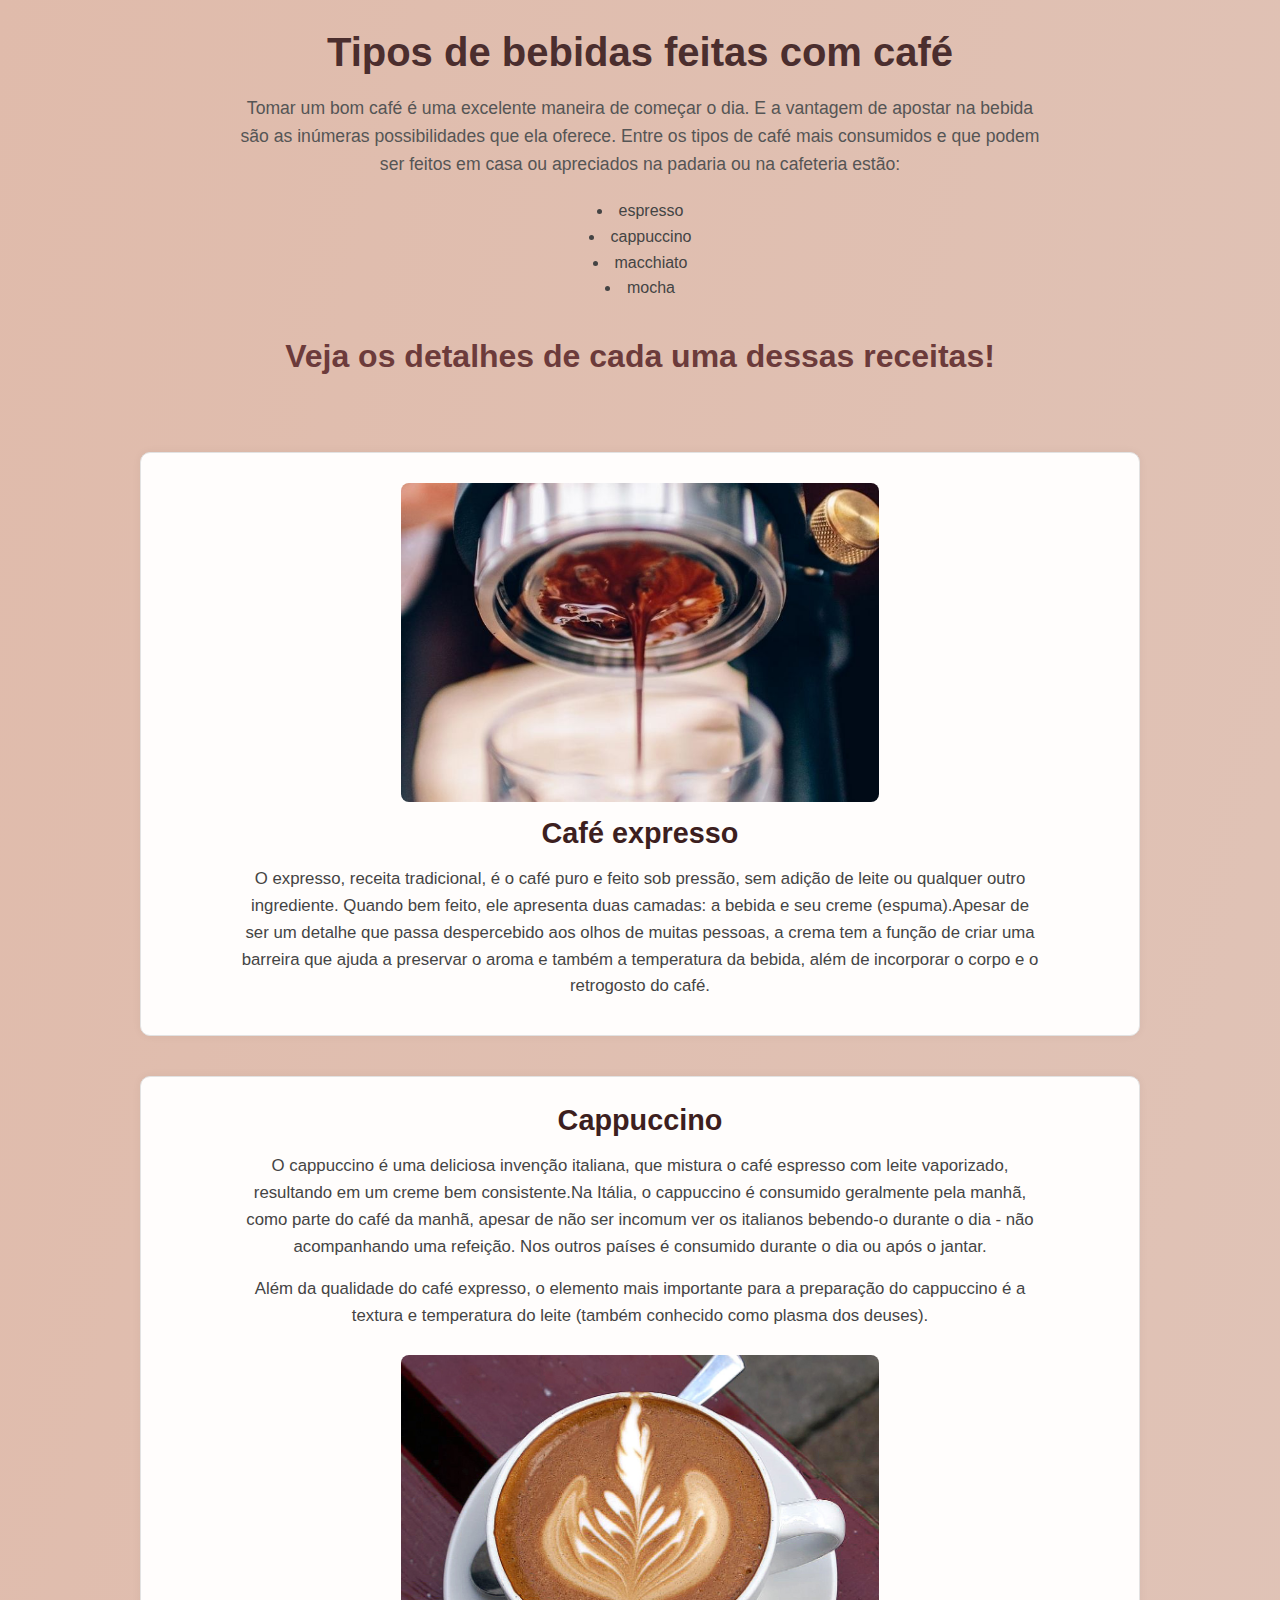
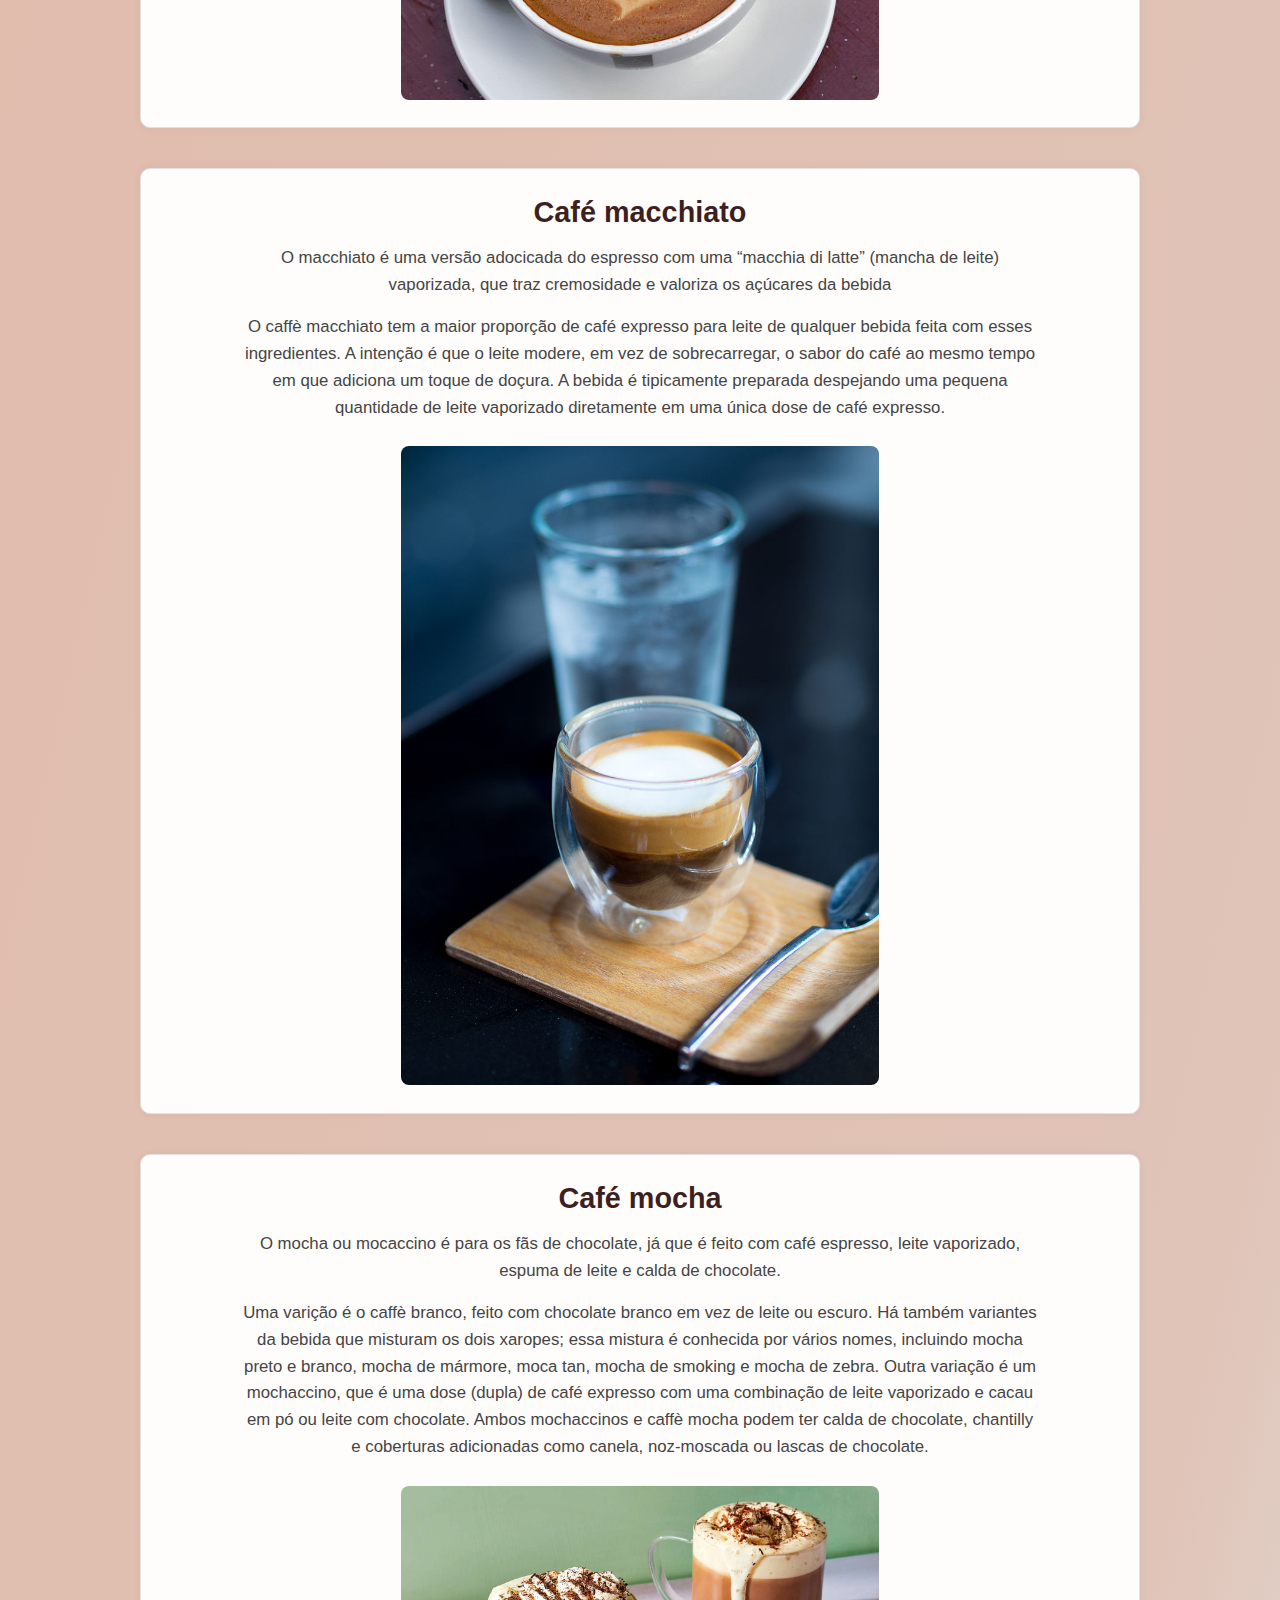
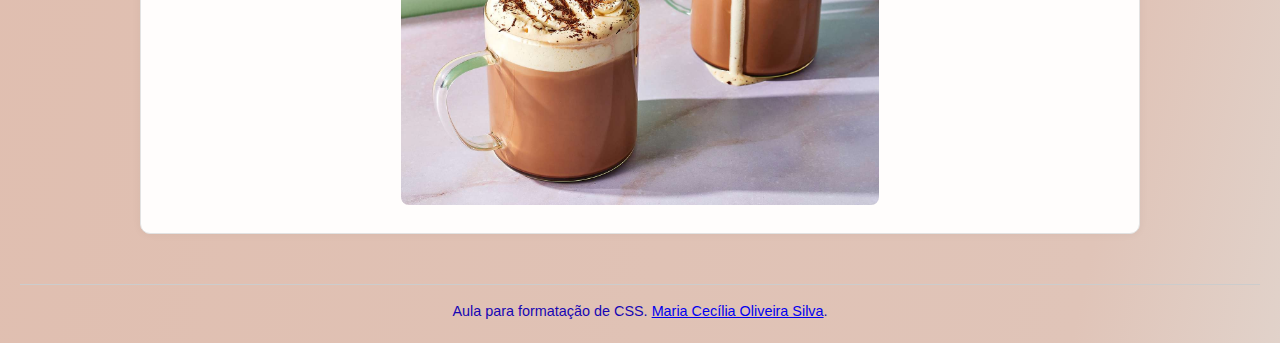
<file: index.html>
<!DOCTYPE html>
<html lang="PT-BR">
<head>
    <meta charset="UTF-8">
    <meta name="viewport" content="width=device-width, initial-scale=1.0">
    <title>Bebidas feiras com café</title>
    <link rel="stylesheet" href="estilo.css">
    <!--Essa página foi criada utilizando como base o conteúdo do artigo do site: https://www.mokaclube.com.br/blog/quais-os-tipos-de-cafe/ 
Autor: MokaClube. 27 de setembro de 2019 
Outras referencias: https://pt.wikipedia.org/wiki/Cappuccino
-->
</head>
<body>
    <div class="conteudo-topo">
    <h1 class="tipodebbd">Tipos de bebidas feitas com café </h1>
    <p>Tomar um bom café é uma excelente maneira de começar o dia. E a vantagem de apostar na bebida são as inúmeras possibilidades que ela oferece.

    Entre os tipos de café mais consumidos e que podem ser feitos em casa ou apreciados na padaria ou na cafeteria estão:</p>

    <ul>
        <li>espresso</li>
        <li>cappuccino</li>
        <li>macchiato</li>
        <li>mocha</li>
    </ul>
    </div>

    <div class="conteudo-principal">
        <h2 class="detalhe">Veja os detalhes de cada uma dessas receitas!</h2>
        
        <div class="bebida">
            <img src="img/espresso.jpg" alt="espresso saindo da máquina" class="cafeimg">
            <h3 class="ex">Café expresso</h3>
            <p>O expresso, receita tradicional, é o café puro e feito sob pressão, sem adição de leite ou qualquer outro ingrediente. Quando bem feito, ele apresenta duas camadas: a bebida e seu creme (espuma).Apesar de ser um detalhe que passa despercebido aos olhos de muitas pessoas, a crema tem a função de criar uma barreira que ajuda a preservar o aroma e também a temperatura da bebida, além de incorporar o corpo e o retrogosto do café.</p>

        </div>

        <div class="bebida">
            <h3 class="pp">Cappuccino</h3>
            <p>O cappuccino é uma deliciosa invenção italiana, que mistura o café espresso com leite vaporizado, resultando em um creme bem consistente.Na Itália, o cappuccino é consumido geralmente pela manhã, como parte do café da manhã, apesar de não ser incomum ver os italianos bebendo-o durante o dia - não acompanhando uma refeição. Nos outros países é consumido durante o dia ou após o jantar.</p>
            <p>Além da qualidade do café expresso, o elemento mais importante para a preparação do cappuccino é a textura e temperatura do leite (também conhecido como plasma dos deuses).</p>
             
            
            <img src="img/Latte_art.jpg" alt="cappucino com latte art" class="cappuccinoimg">


        </div>

        <div class="bebida">
            <h3 class="mt">Café macchiato
            </h3>
            <p>O macchiato é uma versão adocicada do espresso com uma “macchia di latte” (mancha de leite) vaporizada, que traz cremosidade e valoriza os açúcares da bebida</p>
            <p>O caffè macchiato tem a maior proporção de café expresso para leite de qualquer bebida feita com esses ingredientes. A intenção é que o leite modere, em vez de sobrecarregar, o sabor do café ao mesmo tempo em que adiciona um toque de doçura. A bebida é tipicamente preparada despejando uma pequena quantidade de leite vaporizado diretamente em uma única dose de café expresso.</p>

            <img src="img/macchiato.jpg" alt="macchiato" class="macchiatoimg">

        </div>

        <div class="bebida">
            <h3 class="cf">Café mocha
            </h3>
            <p>O mocha ou mocaccino é para os fãs de chocolate, já que é feito com café espresso, leite vaporizado, espuma de leite e calda de chocolate.</p>
            <p>Uma varição é o caffè branco, feito com chocolate branco em vez de leite ou escuro. Há também variantes da bebida que misturam os dois xaropes; essa mistura é conhecida por vários nomes, incluindo mocha preto e branco, mocha de mármore, moca tan, mocha de smoking e mocha de zebra.

                Outra variação é um mochaccino, que é uma dose (dupla) de café expresso com uma combinação de leite vaporizado e cacau em pó ou leite com chocolate. Ambos mochaccinos e caffè mocha podem ter calda de chocolate, chantilly e coberturas adicionadas como canela, noz-moscada ou lascas de chocolate.</p>
            
            <img src="img/mocha.jpg" alt="mocha" class="mochaimg">

           
        </div>
    </div>
    <footer>Aula para formatação de CSS. <a href="contatos.html">Maria Cecília Oliveira Silva</a>.</footer>
</body>
</html>
</file>
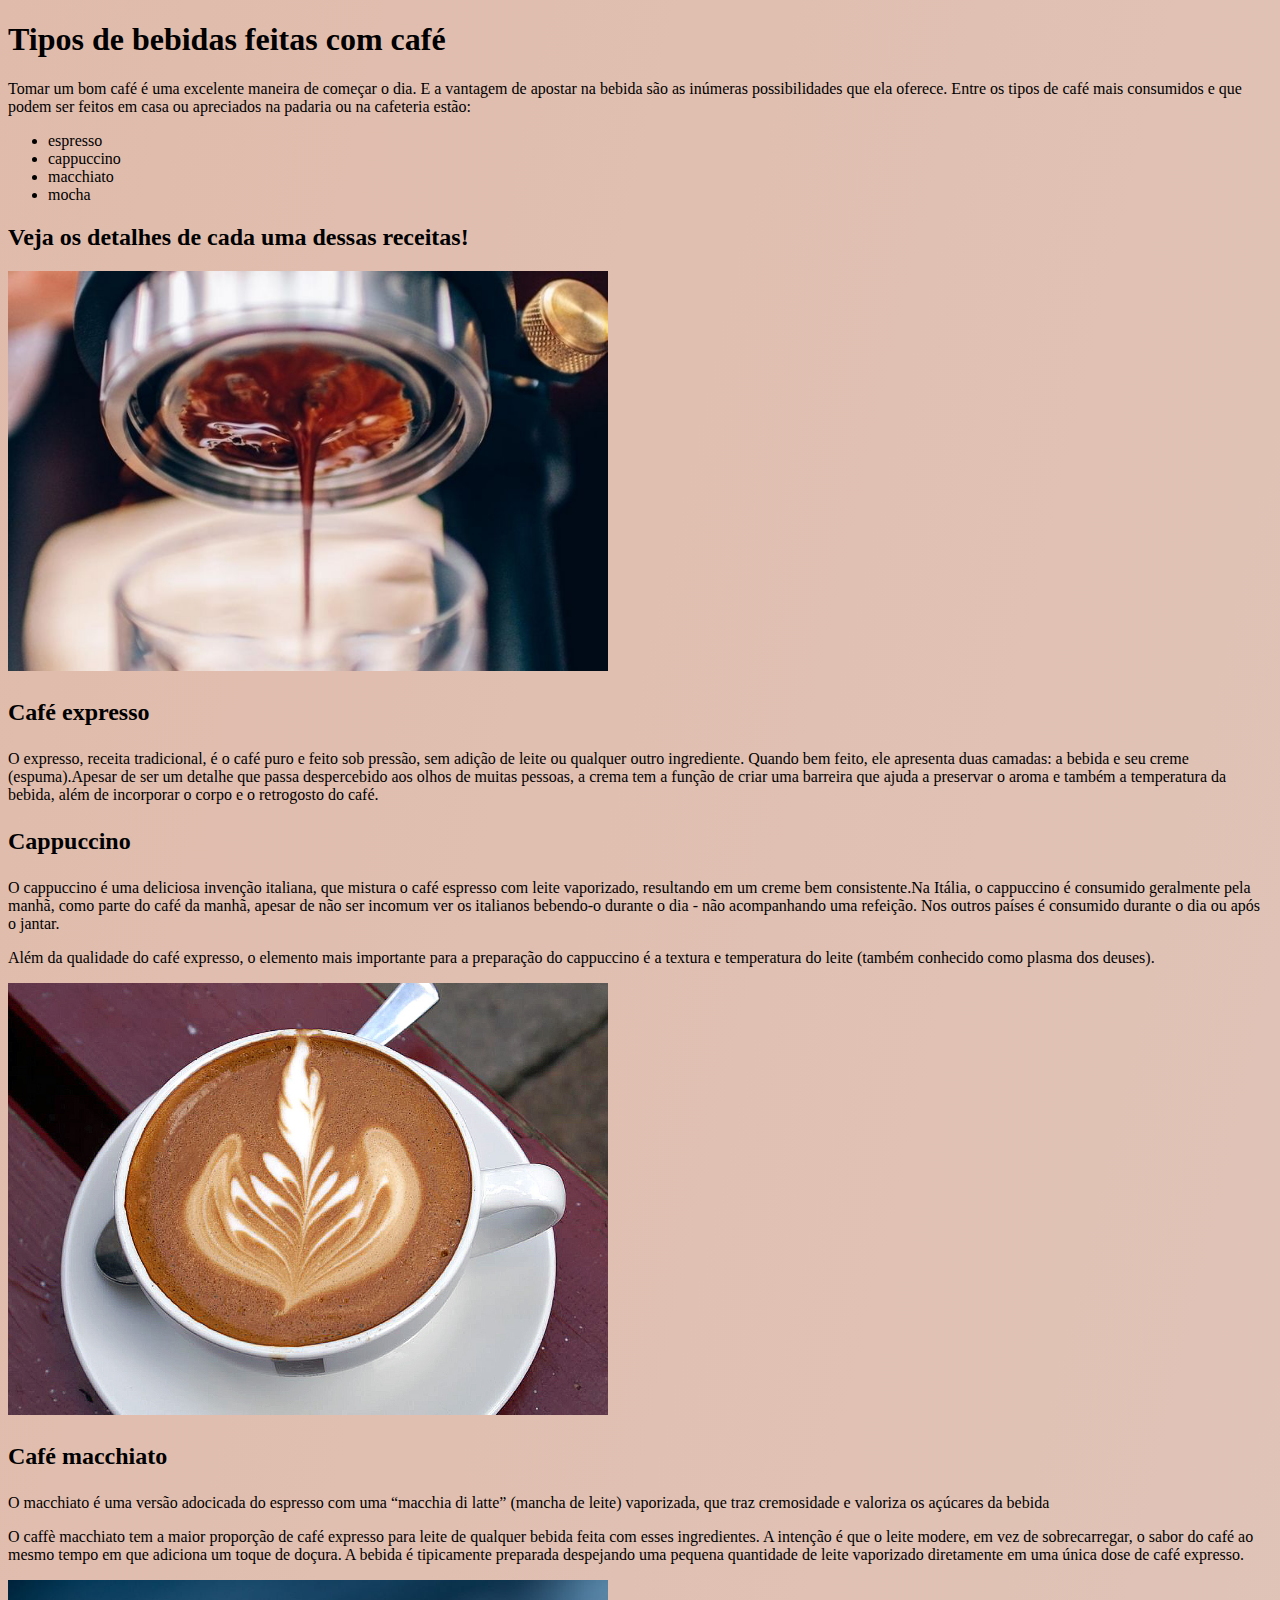
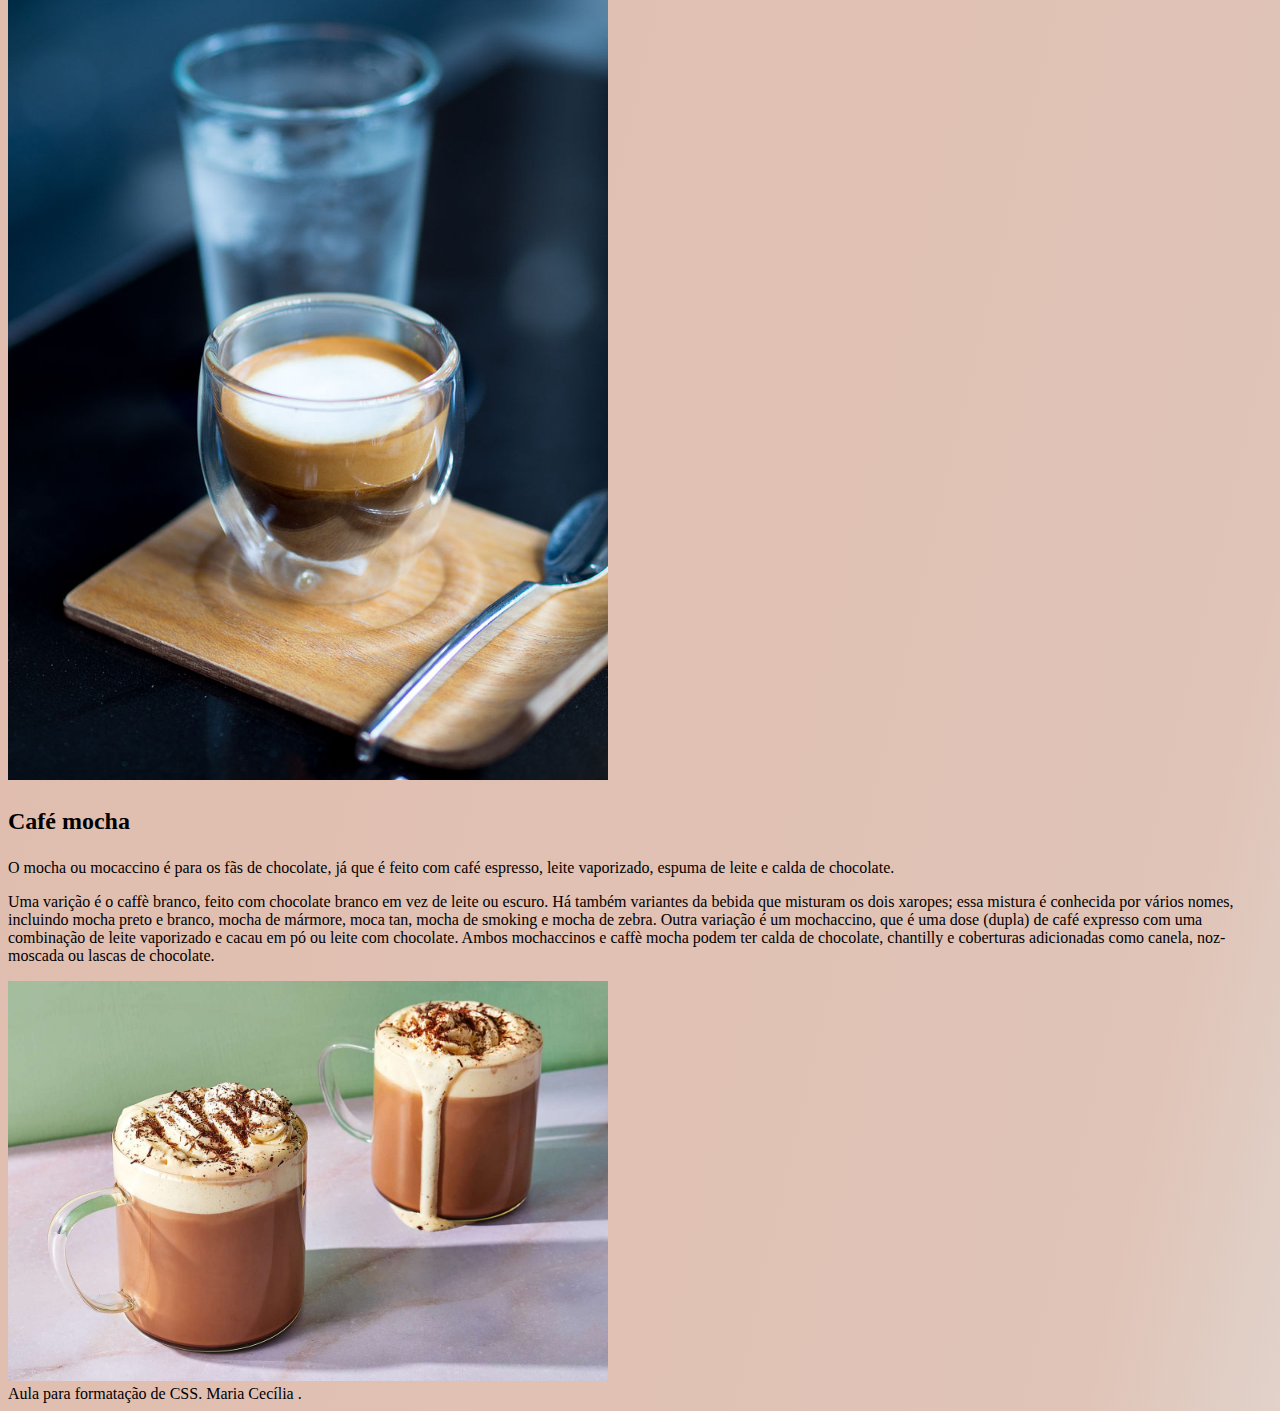
<file: receitasCafe/index.html>
<!DOCTYPE html>
<html lang="PT-BR">
<head>
    <meta charset="UTF-8">
    <meta name="viewport" content="width=device-width, initial-scale=1.0">
    <title>Bebidas feiras com café</title>
    <link rel="stylesheet" href="estilo.css">
    <!--Essa página foi criada utilizando como base o conteúdo do artigo do site: https://www.mokaclube.com.br/blog/quais-os-tipos-de-cafe/ 
Autor: MokaClube. 27 de setembro de 2019 
Outras referencias: https://pt.wikipedia.org/wiki/Cappuccino
-->
</head>
<body>
    <div class="conteudo-topo">
    <h1 class="tipodebbd">Tipos de bebidas feitas com café </h1>
    <p>Tomar um bom café é uma excelente maneira de começar o dia. E a vantagem de apostar na bebida são as inúmeras possibilidades que ela oferece.

    Entre os tipos de café mais consumidos e que podem ser feitos em casa ou apreciados na padaria ou na cafeteria estão:</p>

    <ul>
        <li>espresso</li>
        <li>cappuccino</li>
        <li>macchiato</li>
        <li>mocha</li>
    </ul>
    </div>

    <div class="conteudo-principal">
        <h2 class="detalhe">Veja os detalhes de cada uma dessas receitas!</h2>
        
        <div class="bebida">
            <img src="img/espresso.jpg" alt="espresso saindo da máquina" class="cafeimg">
            <h3 class="ex">Café expresso</h3>
            <p>O expresso, receita tradicional, é o café puro e feito sob pressão, sem adição de leite ou qualquer outro ingrediente. Quando bem feito, ele apresenta duas camadas: a bebida e seu creme (espuma).Apesar de ser um detalhe que passa despercebido aos olhos de muitas pessoas, a crema tem a função de criar uma barreira que ajuda a preservar o aroma e também a temperatura da bebida, além de incorporar o corpo e o retrogosto do café.</p>

        </div>

        <div class="bebida">
            <h3 class="pp">Cappuccino</h3>
            <p>O cappuccino é uma deliciosa invenção italiana, que mistura o café espresso com leite vaporizado, resultando em um creme bem consistente.Na Itália, o cappuccino é consumido geralmente pela manhã, como parte do café da manhã, apesar de não ser incomum ver os italianos bebendo-o durante o dia - não acompanhando uma refeição. Nos outros países é consumido durante o dia ou após o jantar.</p>
            <p>Além da qualidade do café expresso, o elemento mais importante para a preparação do cappuccino é a textura e temperatura do leite (também conhecido como plasma dos deuses).</p>
             
            
            <img src="img/Latte_art.jpg" alt="cappucino com latte art" class="cappuccinoimg">


        </div>

        <div class="bebida">
            <h3 class="mt">Café macchiato
            </h3>
            <p>O macchiato é uma versão adocicada do espresso com uma “macchia di latte” (mancha de leite) vaporizada, que traz cremosidade e valoriza os açúcares da bebida</p>
            <p>O caffè macchiato tem a maior proporção de café expresso para leite de qualquer bebida feita com esses ingredientes. A intenção é que o leite modere, em vez de sobrecarregar, o sabor do café ao mesmo tempo em que adiciona um toque de doçura. A bebida é tipicamente preparada despejando uma pequena quantidade de leite vaporizado diretamente em uma única dose de café expresso.</p>

            <img src="img/macchiato.jpg" alt="macchiato" class="macchiatoimg">

        </div>

        <div class="bebida">
            <h3 class="cf">Café mocha
            </h3>
            <p>O mocha ou mocaccino é para os fãs de chocolate, já que é feito com café espresso, leite vaporizado, espuma de leite e calda de chocolate.</p>
            <p>Uma varição é o caffè branco, feito com chocolate branco em vez de leite ou escuro. Há também variantes da bebida que misturam os dois xaropes; essa mistura é conhecida por vários nomes, incluindo mocha preto e branco, mocha de mármore, moca tan, mocha de smoking e mocha de zebra.

                Outra variação é um mochaccino, que é uma dose (dupla) de café expresso com uma combinação de leite vaporizado e cacau em pó ou leite com chocolate. Ambos mochaccinos e caffè mocha podem ter calda de chocolate, chantilly e coberturas adicionadas como canela, noz-moscada ou lascas de chocolate.</p>
            
            <img src="img/mocha.jpg" alt="mocha" class="mochaimg">

        </div>
    </div>
    <footer>Aula para formatação de CSS. Maria Cecília .</footer>
</body>
</html>
</file>
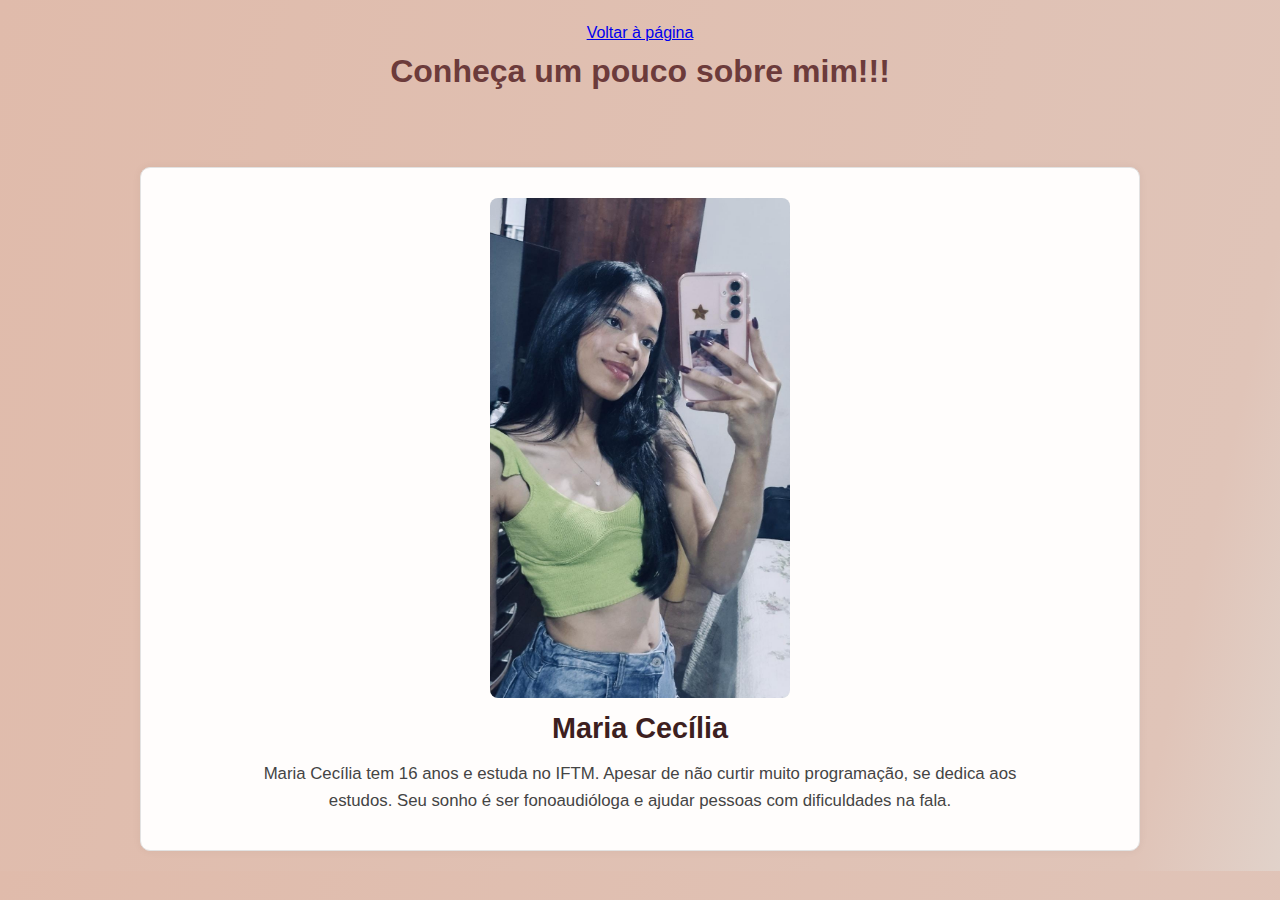
<file: contatos.html>
<!DOCTYPE html>
<html lang="pt-br">
<head>
    <meta charset="UTF-8">
    <meta name="viewport" content="width=device-width, initial-scale=1.0">
    <title>Sobre Mim</title>
    <link rel="stylesheet" href="estilo.css">
    <link rel="icon" type="image/x-icon" href="./img/coracao.png">
</head>
<body>
    <div class="contatos">
        <a href="index.html">Voltar à página</a>
    </div>

    <div class="conteudo-principal">
        <h2 class="detalhe">Conheça um pouco sobre mim!!!</h2>

        <div class="bebida">
            <img src="./img/cecim.jpg" alt="Foto de Maria Cecília" class="cecimg">
            <h3 class="ex">Maria Cecília</h3>
            <p>
                Maria Cecília tem 16 anos e estuda no IFTM. Apesar de não curtir muito programação, 
                se dedica aos estudos. Seu sonho é ser fonoaudióloga e ajudar pessoas com dificuldades na fala.
            </p>
        </div>
    </div>
</body>
</html>
</file>
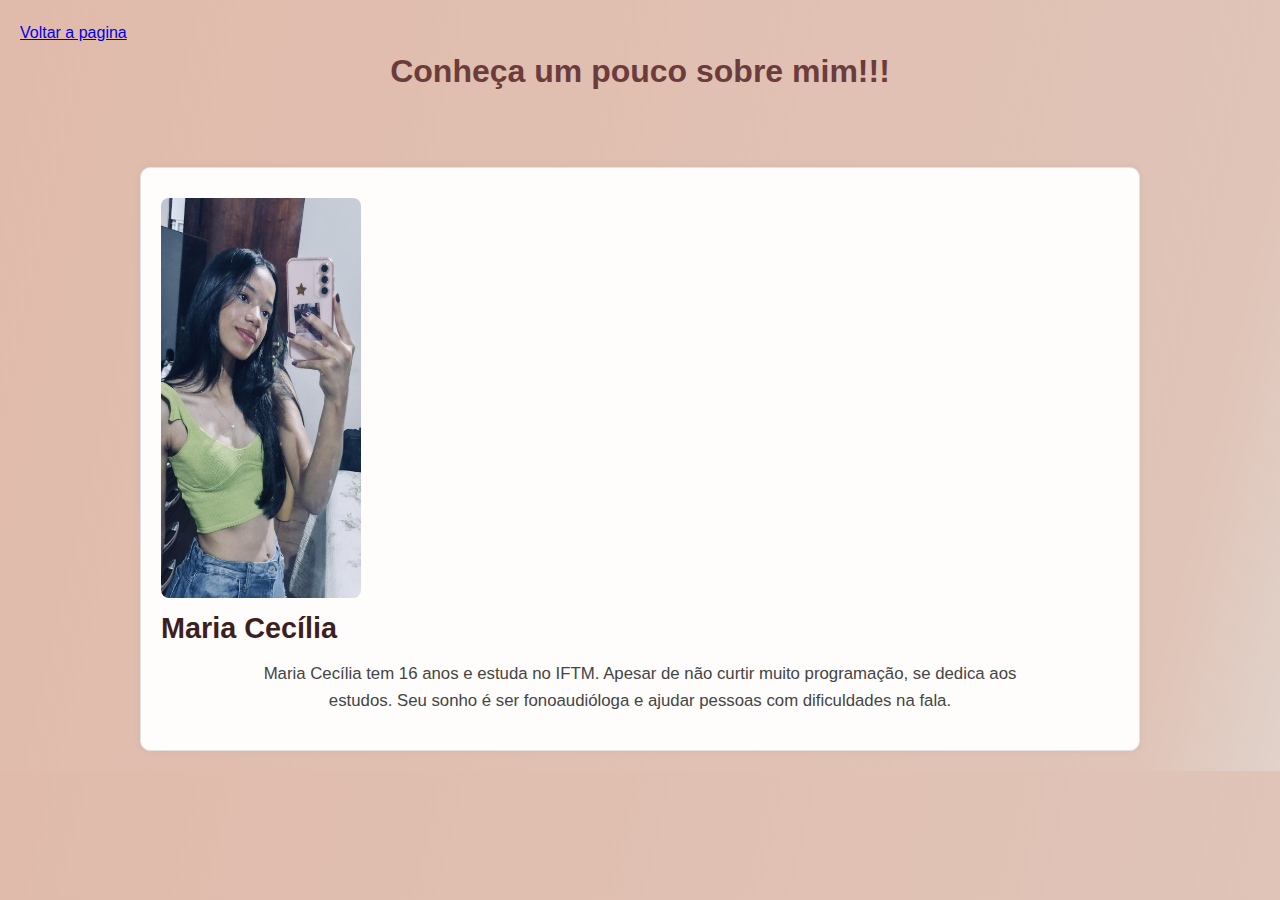
<file: trabalholp2-main/trabalholp2-main/atividadeCSS-main/contatos.html>
<!DOCTYPE html>
<html lang="en">
<head>
    <meta charset="UTF-8">
    <meta name="viewport" content="width=device-width, initial-scale=1.0">
    <link rel="stylesheet" href="estilo.css">
    <title>Sobre Mim</title>
</head>
<body>
    <div class="contatos">
    <a href="index.html">Voltar a pagina </a>

    </div>
    <div class="conteudo-principal">
        <h2 class="detalhe">Conheça um pouco sobre mim!!!</h2>
        
        <div class="bebida">
            <img src="img/cecim.jpg" alt="Foto de Maria Cecília" class="cecimg">
            <h3 class="ex">Maria Cecília</h3>
            <p>Maria Cecília tem 16 anos e estuda no IFTM. Apesar de não curtir muito programação, se dedica aos estudos. Seu sonho é ser fonoaudióloga e ajudar pessoas com dificuldades na fala.

</p>
        </div>

        </div>
</body>
</html>
</file>
<file: estilo.css>
*{
    margin: 0;
    padding: 0;
    box-sizing: border-box;
}


body {
    font-family:  Tahoma, Geneva, Verdana, sans-serif;
    color: #333;
    line-height: 1.6;
    padding: 20px;
    background: linear-gradient(283deg, #E1D2CA 0%, #E0C4B8 10%, #E0BBAB 100%);
    text-align: center;
}


h1.tipodebbd {
    font-size: 2.5em;
    text-align: center;
    margin-bottom: 10px;
    color: #4b2e2e;
}

h2.detalhe {
    text-align: center;
    font-size: 2em;
    color: #6c3b3b;
    margin-bottom: 30px;
}

h3 {
    font-size: 1.8em;
    color: #3d1f1f;
    margin-bottom: 10px;
}


.conteudo-topo p,
.bebida p {
    max-width: 800px;
    margin: 10px auto 20px;
    font-size: 1.1em;
    text-align: center;
    color: #555;
}

.bebida p {
    font-size: 1.05em;
    margin-bottom: 15px;
    color: #444;
}


ul {
    list-style: disc inside;
    text-align: center;
    margin-bottom: 30px;
    color: #444;
}


.conteudo-principal {
    display: flex;
    flex-direction: column;
    gap: 40px;
    max-width: 1000px;
    margin: 0 auto;
}


.bebida {
    background-color: #fffdfc;
    border: 1px solid #e2e2e2;
    border-radius: 10px;
    padding: 20px;
    box-shadow: 0 0 10px rgba(0,0,0,0.05);
   
}
.cafeimg,
.cappuccinoimg,
.macchiatoimg,
.mochaimg

{
    max-width: 50%;
    height: auto;
    border-radius: 8px;
    margin-top: 10px;
}

footer {
    text-align: center;
    margin-top: 50px;
    font-size: 0.9em;
    color: #1706b3;
    border-top: 1px solid #ccc;
    padding-top: 15px;
}

.cecimg
{

    width: 300px;
    height: 500px;
    border-radius: 8px;
    margin-top: 10px;
   

}
.bebidas
{
    display: flex;
    align-items: center;
}
.cecimg{
    text-align: center;
       }
</file>
<file: receitasCafe/estilo.css>
.cafeimg
{
    width: 600px;
}
.cappuccinoimg
{
    width: 600px;
}
.macchiatoimg
{
    width: 600px;
}
.mochaimg
{
    width: 600px;
}
.tipodebbd
{
   font-size: large;
}
.detalhe
{
    
   font-size: larger;
}
.tipodebbd
{
   font-size: xx-large;
}
.detalhe
{
    
   font-size: x-large;
}
.cf
{
    
   font-size: x-large;
}
.mt
{
    
   font-size: x-large;
}
.pp
{
    
   font-size: x-large;
}
.ex
{
    
   font-size: x-large;
}

body{
background: #E1D2CA;
background: linear-gradient(283deg,rgba(225, 210, 202, 1) 0%, rgba(224, 196, 184, 1) 10%, rgba(224, 187, 171, 1) 100%);
}
</file>
<file: trabalholp2-main/trabalholp2-main/atividadeCSS-main/estilo.css>
*{
    margin: 0;
    padding: 0;
    box-sizing: border-box;
}


body {
    font-family:  Tahoma, Geneva, Verdana, sans-serif;
    color: #333;
    line-height: 1.6;
    padding: 20px;
    background: linear-gradient(283deg, #E1D2CA 0%, #E0C4B8 10%, #E0BBAB 100%);
}


h1.tipodebbd {
    font-size: 2.5em;
    text-align: center;
    margin-bottom: 10px;
    color: #4b2e2e;
}

h2.detalhe {
    text-align: center;
    font-size: 2em;
    color: #6c3b3b;
    margin-bottom: 30px;
}

h3 {
    font-size: 1.8em;
    color: #3d1f1f;
    margin-bottom: 10px;
}


.conteudo-topo p,
.bebida p {
    max-width: 800px;
    margin: 10px auto 20px;
    font-size: 1.1em;
    text-align: center;
    color: #555;
}

.bebida p {
    font-size: 1.05em;
    margin-bottom: 15px;
    color: #444;
}


ul {
    list-style: disc inside;
    text-align: center;
    margin-bottom: 30px;
    color: #444;
}


.conteudo-principal {
    display: flex;
    flex-direction: column;
    gap: 40px;
    max-width: 1000px;
    margin: 0 auto;
}


.bebida {
    background-color: #fffdfc;
    border: 1px solid #e2e2e2;
    border-radius: 10px;
    padding: 20px;
    box-shadow: 0 0 10px rgba(0,0,0,0.05);
   
}
.cafeimg,
.cappuccinoimg,
.macchiatoimg,
.mochaimg

{
    max-width: 50%;
    height: auto;
    border-radius: 8px;
    margin-top: 10px;
}

footer {
    text-align: center;
    margin-top: 50px;
    font-size: 0.9em;
    color: #1706b3;
    border-top: 1px solid #ccc;
    padding-top: 15px;
}

.cecimg
{

    width: 200px;
    height: 400px;
    border-radius: 8px;
    margin-top: 10px;
    align-items: center;

}
.bebidas
{
    display: flex;
    align-items: center;
}
</file>
